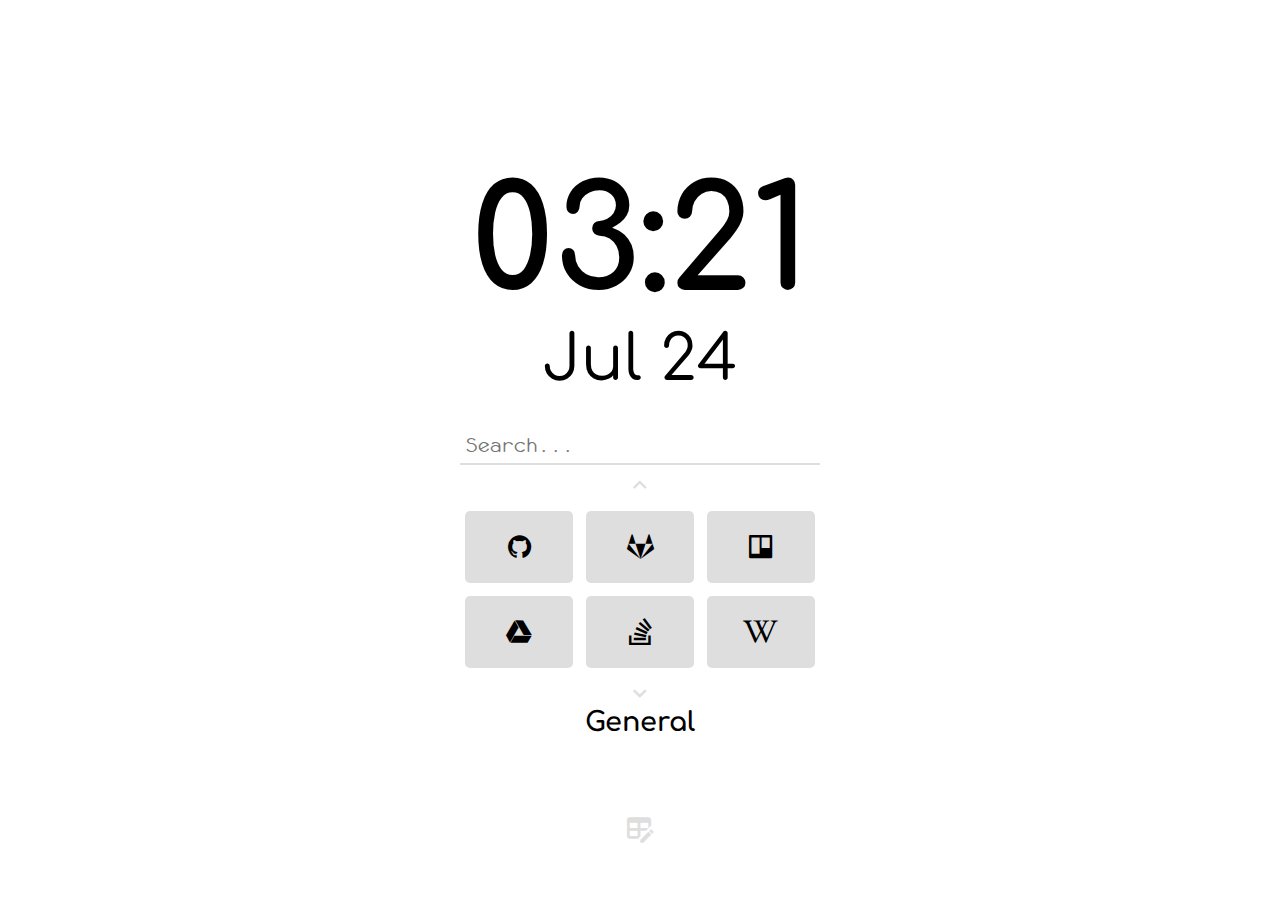
<file: index.html>
<!DOCTYPE html>
<html>

<head>
    <meta charset="utf-8" />
    <meta http-equiv="Content-Type" content="text/html; charset=utf-8" />
    <title>Dango</title>
    <link rel=" shortcut icon" type="image/png" href="favicon.png" />

    <link rel="stylesheet" href="css/style.css" />
</head>

<body>
    <main>
        <div id="time" class="time"></div>
        <div id="date" class="date"></div>
        <div class="search">
            <form id="search-form">
                <input id="search-bar" type="search" class="search-bar" placeholder="Search..." />
            </form>
        </div>
        <a class="prev" onclick="previousSlide()">
            <div class="icon"></div>
        </a>
        <div class="links">
            <div id="slides" class="slides"></div>
        </div>
        <a class="next" onclick="nextSlide()">
            <div class="icon"></div>
        </a>
        <div id="slide-title" class="title"></div>
        <button id="edit-links-button" class="edit-button icon" onclick="showEditLinks()">
            璘
        </button>
    </main>
    <div id="edit-links" class="modal">
        <div id="edit-links-background" class="modal-background" ondragover="allowModalDrop(event)"
            ondragenter="modalDragEnter(event)" ondragleave="modalDragLeave(event)" ondrop="modalDrop(event)"
            onclick="clickedModalBackground(event)"></div>
        <div id="edit-links-content" class="modal-content edit-links-content">
            <div class="icon close" onclick="hideEditLinks()">✕</div>
            <div class="icon menu"></div>
            <div class="right-buttons-container">
                <div class="icon right-buttons button-save" onclick="saveLinks()"></div>
                <div class="icon right-buttons button-export" onclick="exportLinks()"></div>
                <div class="icon right-buttons button-import" onclick="importLinks()"></div>
                <div class="icon right-buttons button-restore-default" onclick="removeLinks()"></div>
            </div>

            <div>
                <h1>Edit Links</h1>
                <div class="slides-border">
                    <a id="edit-links-prev" class="prev" onclick="previousSlide()"
                        ondragenter="slideControlDragEnter(event)">
                        <div class="icon"></div>
                    </a>
                    <div class="links">
                        <div id="editable-slides" class="slides"></div>
                    </div>
                    <a id="edit-links-next" class="next" onclick="nextSlide()"
                        ondragenter="slideControlDragEnter(event)">
                        <div class="icon"></div>
                    </a>
                </div>
                <div>
                    <div class="icon slide-button remove-slide" onclick="removeSlide()"></div>
                    <input type="text" id="input-title" name="input-title" class="input-title"
                        onfocusout="updateSlideTitle()">
                    <div class="icon slide-button add-slide" onclick="addSlide()">樂</div>
                </div>
            </div>
        </div>
    </div>
    <div id="edit-link" class="modal">
        <div id="edit-link-background" class="modal-background" onclick="clickedModalBackground(event)"></div>
        <div id="edit-link-content" class="modal-content edit-link-content">
            <div class="icon close" onclick="hideEditLink()">✕</div>
            <h1 id="edit-link-title">Edit Link #</h1>
            <br>
            <div>
                <div>
                    <input type="text" id="input-text" name="input-text" oninput="updatePreview();"
                        ondrop="editLinkDrop(event)">
                    <sub><a target="_blank" id="input-hint" class="input-hint input-hint-enabled"
                            href="https://www.nerdfonts.com/cheat-sheet">
                            (Take icons from here)
                        </a></sub><br>
                    <label for="input-link">Link:</label>
                    <input type="url" id="input-link" name="input-link" oninput="updatePreview();"
                        ondrop="editLinkDrop(event)">
                    <sub><a id="input-link-hint" class="input-hint" onclick="fixProtocol()">
                            (Looks like you forgot the protocol)
                        </a></sub><br>
                </div>
            </div>
            <a target="_blank" id="preview-card" class="card" href="#">Example</a>
        </div>
    </div>

    <div class="notification" id="notification" onclick="hideNotification()"></div>
    <div id="confirm-dialog" class="confirm-dialog">
        <h1 id="confirm-text">Are you sure?</h1>
        <div class="confirm-choice">
            <a href="#" id="confirm-negative">No</a>
            <a href="#" id="confirm-positive">Yes</a>
        </div>
    </div>
    <script src="js/config.js"></script>
    <script src="js/script.js"></script>
    <script src="js/slides.js"></script>
    <script src="js/modals.js"></script>
</body>

</html>
</file>
<file: css/style.css>
@import url("https://fonts.googleapis.com/css2?family=Comfortaa&display=swap");

@font-face {
  font-family: Monofur;
  src: url("monofur\ Nerd\ Font\ Complete.ttf");
}

:root {
  --bg: #ffffff;
  --bg-faint: #fefefe;
  --fg: #000000;
  --fg-faint: #aaa;
  --sbg: #dedede;
  --sbg-faint: #f0f0f0;
  --warn: #DA1049;
  --warn-faint: #E08E8E;
  --accent: #8ee0e0;
  --link: #2B5DF5;
  --font-family: Comfortaa;
  --card-font-family: Monofur;
  --max-slides: 10;
  --slide-rows: 3;
  --slide-row-width: 12vh;
  --slide-cols: 2;
  --slide-col-height: 8vh;
  --slide-gap: 1vw;
  --slide-padding: 1vw;
}

* {
  margin: 0;
  padding: 0;
  box-sizing: border-box;
  font-family: var(--font-family), sans-serif;
  transition: 0.1s linear;
}

body,
html {
  background-color: var(--bg);
  color: var(--fg);
  height: 100vh;
  display: grid;
  margin: 0;
}

main {
  margin: auto;
  text-align: center;
}

label {
  font-size: 2.5vh;
  font-family: 'Gill Sans', 'Gill Sans MT', Calibri, 'Trebuchet MS', sans-serif;
}

sub {
  font-size: 1.5vh;
}

input {
  padding: 0.5vw;
  margin: 0.5vw;
  border-style: none;
  outline: none;
  background-color: var(--bg);
  color: var(--fg);
  border-bottom: 2px solid var(--sbg);
  font-family: var(--card-font-family);
  font-size: 2vh;
}

input:focus {
  border-bottom: 2px solid var(--accent);
}

.date {
  font-size: 7vh;
  padding-bottom: 3vh;
  color: var(--fg);
}

.time {
  font-size: 16vh;
  font-weight: bold;
  color: var(--fg);
}

.search-bar {
  width: 40vh;
  font-size: 2.5vh;
}

[type="search"]::-webkit-search-cancel-button {
  -webkit-appearance: none;
  appearance: none;
  height: 10px;
  width: 10px;
  background-image: url([data-uri]);
  background-size: 10px 10px;
}

.links {
  width: min-content;
  height: calc(var(--slide-cols) * var(--slide-col-height) + var(--slide-gap) * (var(--slide-cols) - 1) + var(--slide-padding) * 2);
  overflow: hidden;
  margin: 0 auto;
}

.slides {
  width: min-content;
  height: calc(var(--max-slides) * (var(--slide-cols) * var(--slide-col-height) + var(--slide-gap) * (var(--slide-cols) - 1) + var(--slide-padding) * 2));
  transition: 0.3s ease-in-out;
}

.slide {
  display: grid;
  grid-template-columns: repeat(var(--slide-rows), var(--slide-row-width));
  grid-template-rows: repeat(var(--slide-cols), var(--slide-col-height));
  gap: var(--slide-gap);
  padding: var(--slide-padding);
}

.card {
  background-color: var(--sbg);
  /* box-shadow: 0 5px 7px rgba(0, 0, 0, 0.35); */
  /* border: 1px solid black; */
  border-radius: 5px;
  display: flex;
  justify-content: center;
  align-items: center;
  width: 100%;
  padding: 1vw;
  text-decoration: none;
  font-family: var(--card-font-family);
  font-size: 3vh;
  color: var(--fg);
}

.card:hover {
  background-color: var(--accent);
  transform: translateY(-0.2rem);
  /* box-shadow: 0 10px 10px rgba(0, 0, 0, 0.35); */
}

.card-icon {
  width: 3vh;
  height: 3vh;
  color: var(--fg);
}

.prev,
.next {
  font-size: 4vh;
  color: var(--sbg);
  cursor: pointer;
}

.prev:hover,
.next:hover {
  color: var(--fg);
}

.icon {
  font-size: 3vh;
  font-family: Monofur;
}

.title {
  font-size: 3vh;
  font-weight: bold;
}

.edit-button {
  position: absolute;
  left: 0;
  right: 0;
  margin: 0 auto;
  bottom: 5%;
  border-radius: 1vh;
  border-width: 0;
  width: 5.5vh;
  height: 5.5vh;
  font-size: 3.5vh;
  color: var(--sbg);
  display: flex;
  justify-content: center;
  align-items: center;
  background-color: var(--bg);
}

.edit-button:hover {
  cursor: pointer;
  background-color: var(--sbg-faint);
  color: var(--fg-faint);
}

.edit-button:active {
  transition-duration: 0s;
  background-color: var(--sbg);
  color: var(--fg);
}

.modal {
  display: none;
  position: fixed;
  left: 0;
  top: 0;
  width: 100%;
  height: 100%;
}

.modal-opening {
  display: block;
  opacity: 0;
}

.modal-opened {
  opacity: 1;
}

.modal-background {
  z-index: 1;
  position: fixed;
  width: 100%;
  height: 100%;
  background-color: black;
  opacity: 40%;
}

.modal-content {
  z-index: 2;
  background-color: var(--bg);
  padding: 3vh;
  border: 1px solid var(--sbg);
  border-radius: 15px;
  position: relative;
}

.modal-content-opening {
  transform: translateY(1rem);
}

.edit-links-content {
  margin: 25vh auto;
  width: 60vh;
  text-align: center;
}

.edit-link-content {
  margin: 32vh auto;
  width: 40vh;
}

.close {
  color: var(--fg-faint);
  float: right;
  width: 3vh;
  height: 3vh;
  overflow: hidden;
  position: absolute;
  right: 3vh;
}

.close:hover {
  color: var(--fg);
  cursor: pointer;
}

.radio-container {
  display: inline-block;
  position: relative;
  padding-left: 4vh;
  margin-bottom: 1vh;
  cursor: pointer;
  -webkit-user-select: none;
  -moz-user-select: none;
  -ms-user-select: none;
  user-select: none;
  margin-left: 1vh;
  margin-right: 2vh;
}

.radio-container:hover input~.radio-button {
  border: 2px solid var(--fg);
}

.radio {
  position: absolute;
  opacity: 0;
  cursor: pointer;
}

.radio:checked~.radio-button {
  background-color: var(--accent);
  border: none;
  transform: translateY(-0.2rem);
}

.radio-button {
  position: absolute;
  top: 0;
  left: 0;
  height: 3vh;
  width: 3vh;
  background-color: var(--bg);
  border: 2px solid var(--sbg);
  border-radius: 50%;
}

.input-title {
  text-align: center;
  font-size: 3vh;
  font-weight: bold;
  font-family: var(--font-family);
}

.slide-button {
  color: var(--fg-faint);
  width: 4vh;
  height: 4vh;
  overflow: hidden;
  position: absolute;
  cursor: pointer;
  bottom: 6vh;
  font-size: 4vh;
}

.slide-button:hover {
  color: var(--fg);
}

.add-slide {
  right: 3vh;
}

.remove-slide {
  left: 3vh;
}

.slides-border {
  border: 3px solid var(--bg);
  border-radius: 15px;
  margin: 3vh;
  padding: 1vh;
}

.slides-border:hover {
  border-color: var(--accent);
}

.menu {
  position: absolute;
  color: var(--sbg);
  width: 3vh;
  height: 3vh;
  margin-bottom: 2vh;
  left: 3vh;
}

.right-buttons-container {
  position: absolute;
  display: flex;
  flex-direction: column;
  flex-wrap: nowrap;
  height: 4vh;
  padding: 1vh;
  left: 1.7vh;
  border: 3px solid var(--sbg);
  border-radius: 15px;
  background-color: var(--bg);
  align-items: flex-end;
  justify-content: space-around;
  align-content: center;
  top: 2.5vh;
  opacity: 0;
  overflow: hidden;
}

.right-buttons-container:hover {
  height: 22vh;
  opacity: 1;
}

.right-buttons {
  color: var(--sbg);
  width: 3vh;
  height: 3vh;
  margin-bottom: 2vh;
}

.right-buttons:hover {
  color: var(--fg);
  cursor: pointer;
}

.button-restore-default {
  color: var(--warn-faint)
}

.button-restore-default:hover {
  color: var(--warn)
}

.notification {
  position: absolute;
  right: 5vh;
  bottom: 0vh;
  z-index: 3;
  background-color: var(--bg);
  border: 3px solid transparent;
  color: var(--fg);
  padding: 3vh;
  border-radius: 15px;
  margin-top: 3vh;
  margin-left: auto;
  margin-right: 0;
  width: fit-content;
  visibility: hidden;
  opacity: 0;
}

.notification:hover {
  border: 3px solid var(--fg);
  cursor: pointer;
}

.notification-opened {
  visibility: visible;
  opacity: 1;
  bottom: 5vh;
}

.notification-warning {
  background-color: var(--warn-faint);
}

.notification-warning:hover {
  border: 3px solid var(--warn);
}

.input-hint {
  text-align: center;
  display: block;
  visibility: hidden;
  opacity: 0;
  text-decoration: none;
  color: var(--link);
}

.input-hint:hover {
  text-decoration: underline;
}

.input-hint-enabled {
  visibility: visible;
  opacity: 1;
}

.new-link {
  background-color: transparent;
  border: 0.5vh solid var(--sbg);
  font-size: 3vh;
  color: var(--sbg);
}

.new-link:hover {
  background-color: transparent;
  border-color: var(--accent);
  transform: none;
  color: var(--fg);
}

.dragging {
  transform: translateX(-9999px) !important;
}

.confirm-dialog {
  z-index: 10;
  position: fixed;
  width: 100%;
  height: 100%;
  background-color: var(--fg);
  display: none;
  flex-direction: column;
  justify-content: center;
  align-items: center;
}

.confirm-opening {
  display: flex;
  opacity: 0;
}

.confirm-opened {
  opacity: 80%;
}

#confirm-text {
  text-align: center;
  color: var(--bg);
  font-size: 7vh;
  width: 50%;
}

.confirm-choice {
  margin-top: 5vh;
}

#confirm-positive {
  text-align: center;
  color: var(--bg);
  font-size: 5vh;
  margin-left: 5vh;
  margin-right: 5vh;
  text-decoration: none;
}

#confirm-positive:hover {
  color: var(--accent);
}

#confirm-negative {
  text-align: center;
  color: var(--warn-faint);
  font-size: 5vh;
  margin-left: 5vh;
  margin-right: 5vh;
  text-decoration: none;
}

#confirm-negative:hover {
  color: var(--warn);
}

@media (prefers-color-scheme: dark) {
  :root {
    --bg: #000000;
    --bg-faint: #1f1f1f;
    --fg: #a1a1a1;
    --fg-faint: #707070;
    --sbg: #121212;
    --sbg-faint: #101010;
    --warn: #DA1049;
    --warn-faint: #744253;
    --accent: #07393C;
    --link: #306BAC;
  }
}
</file>
